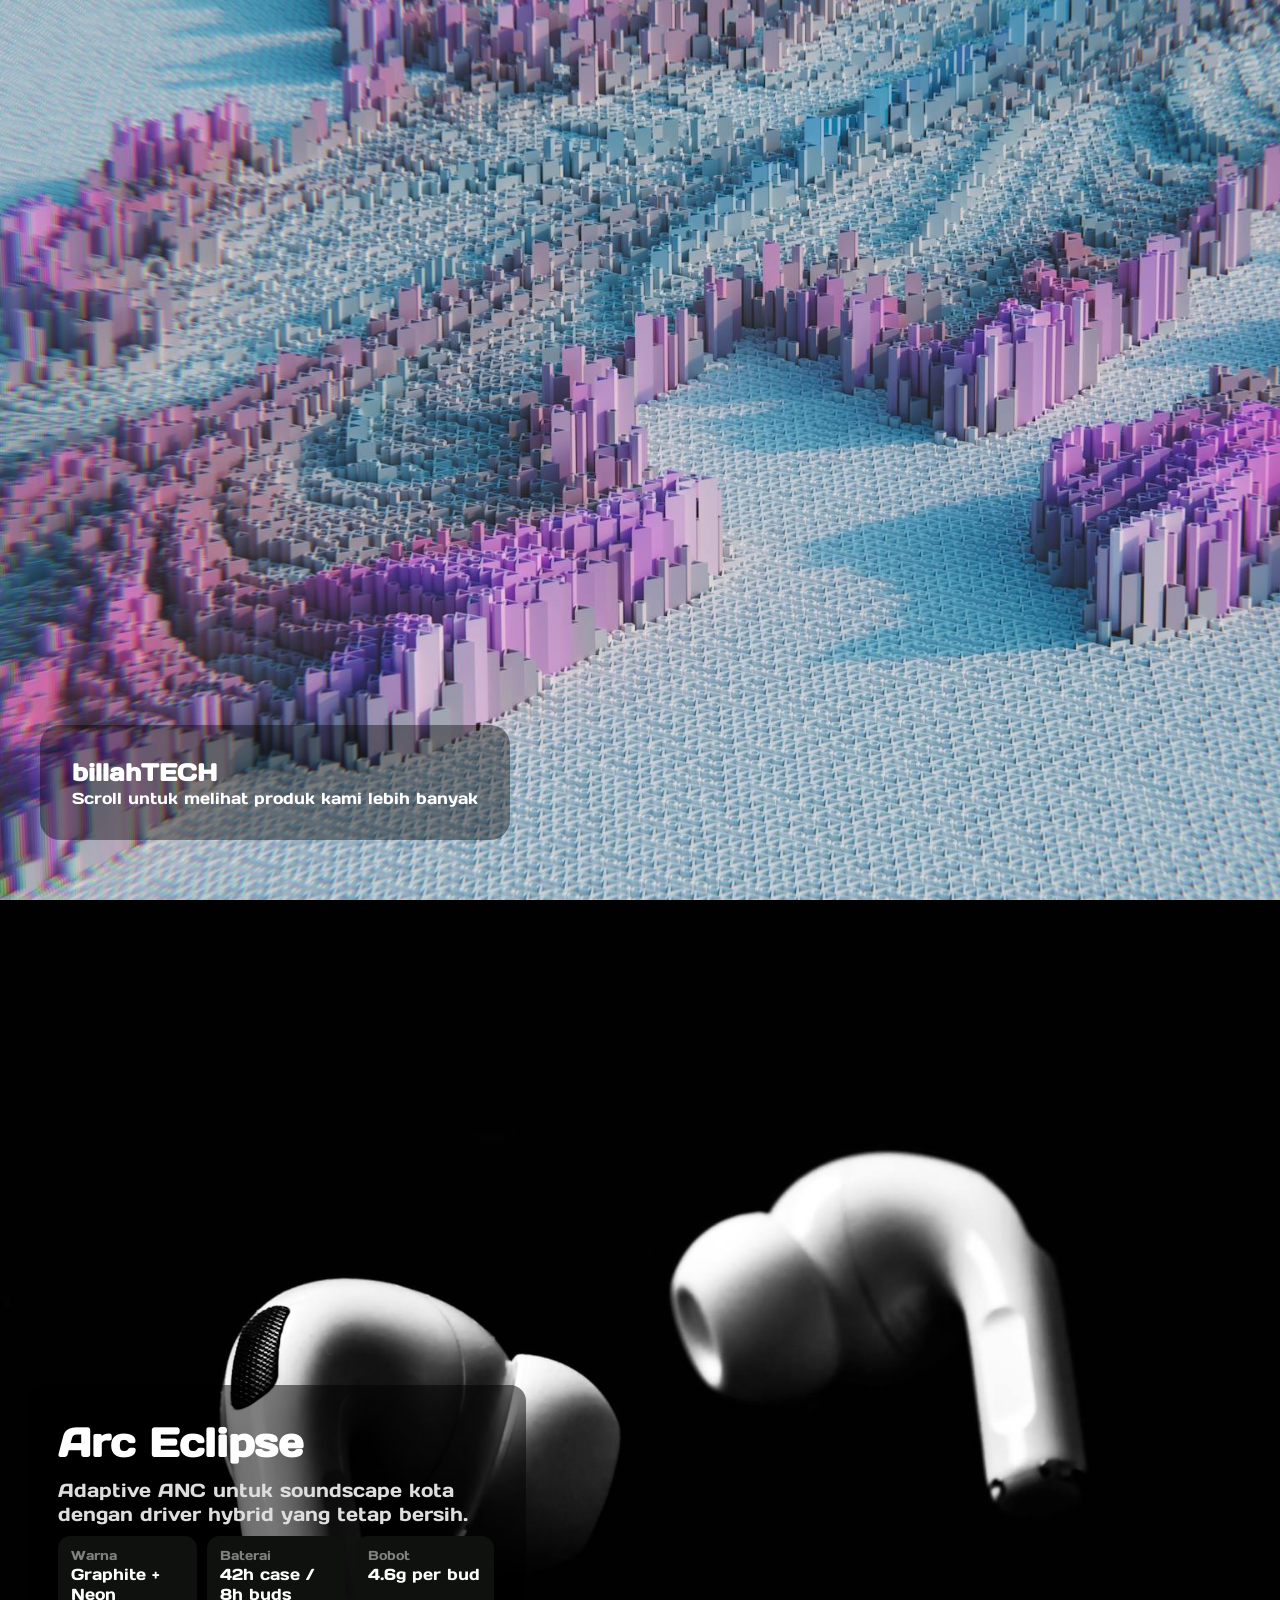
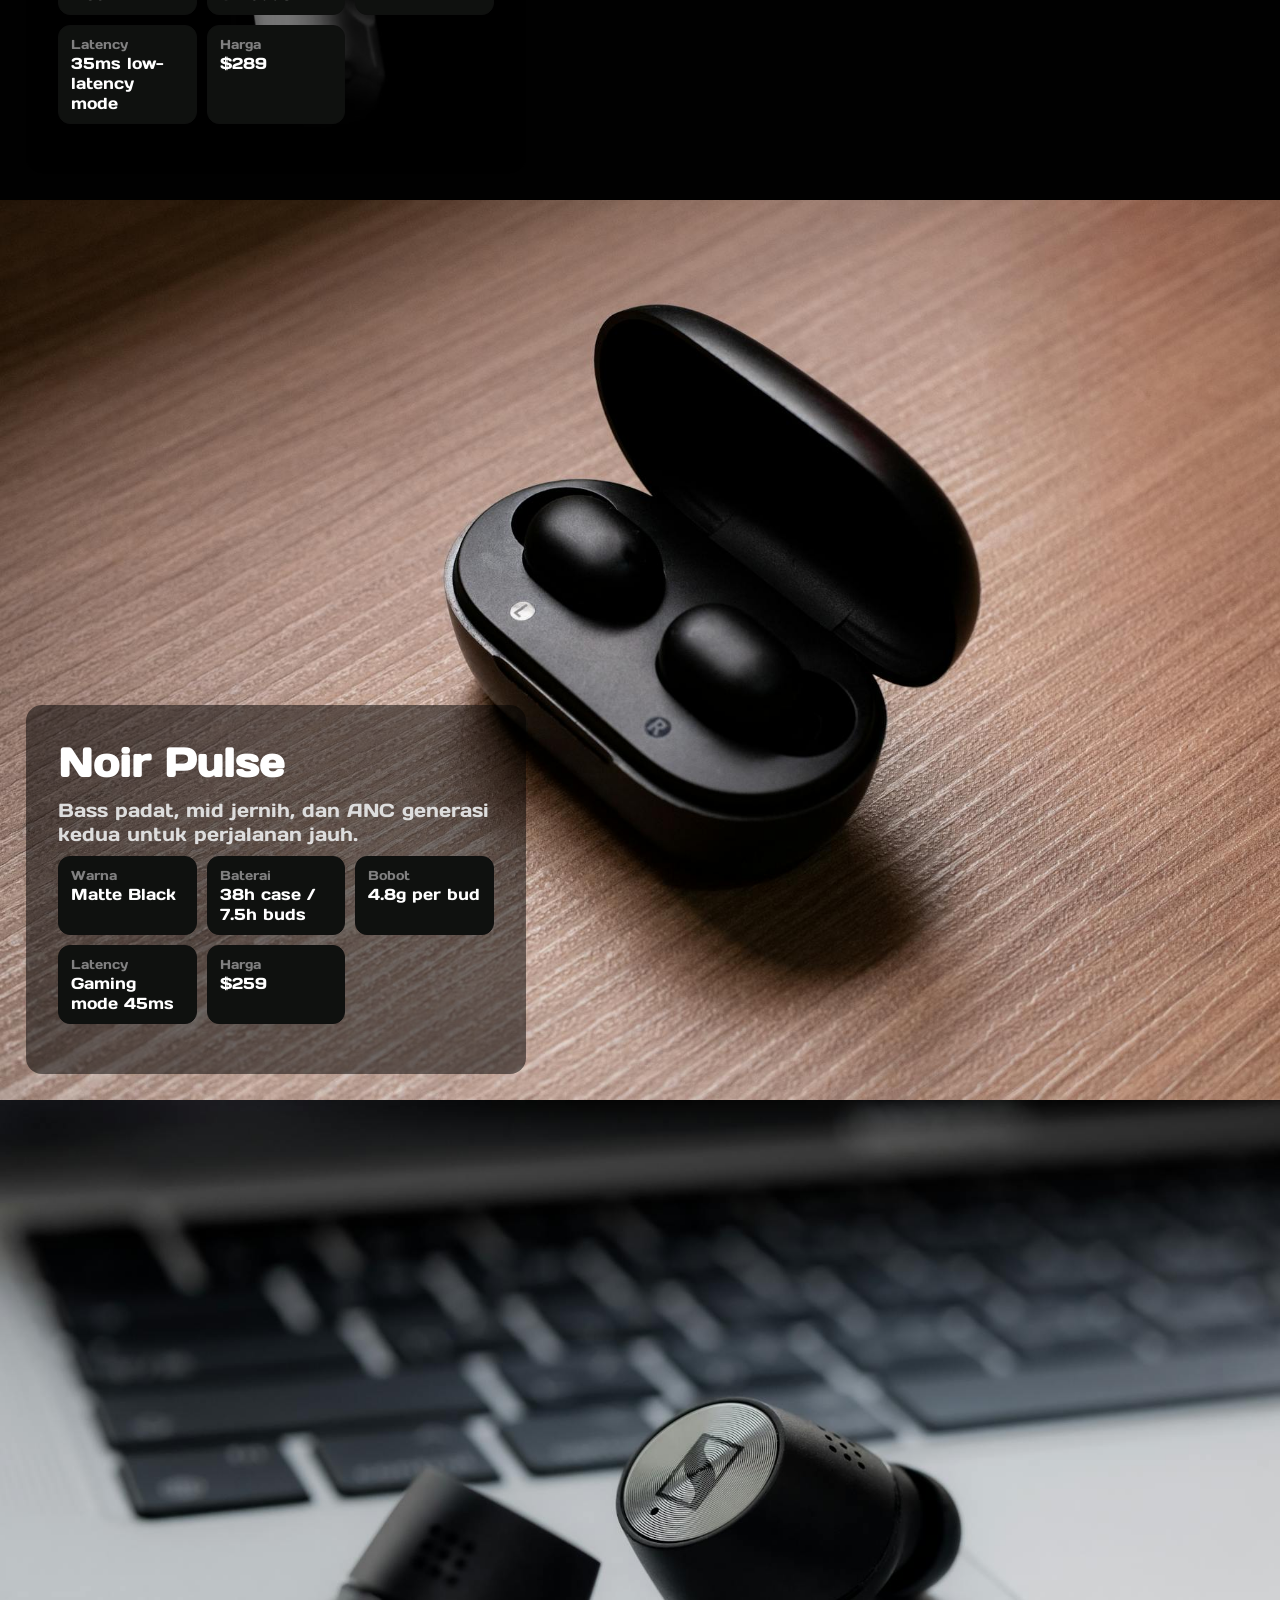
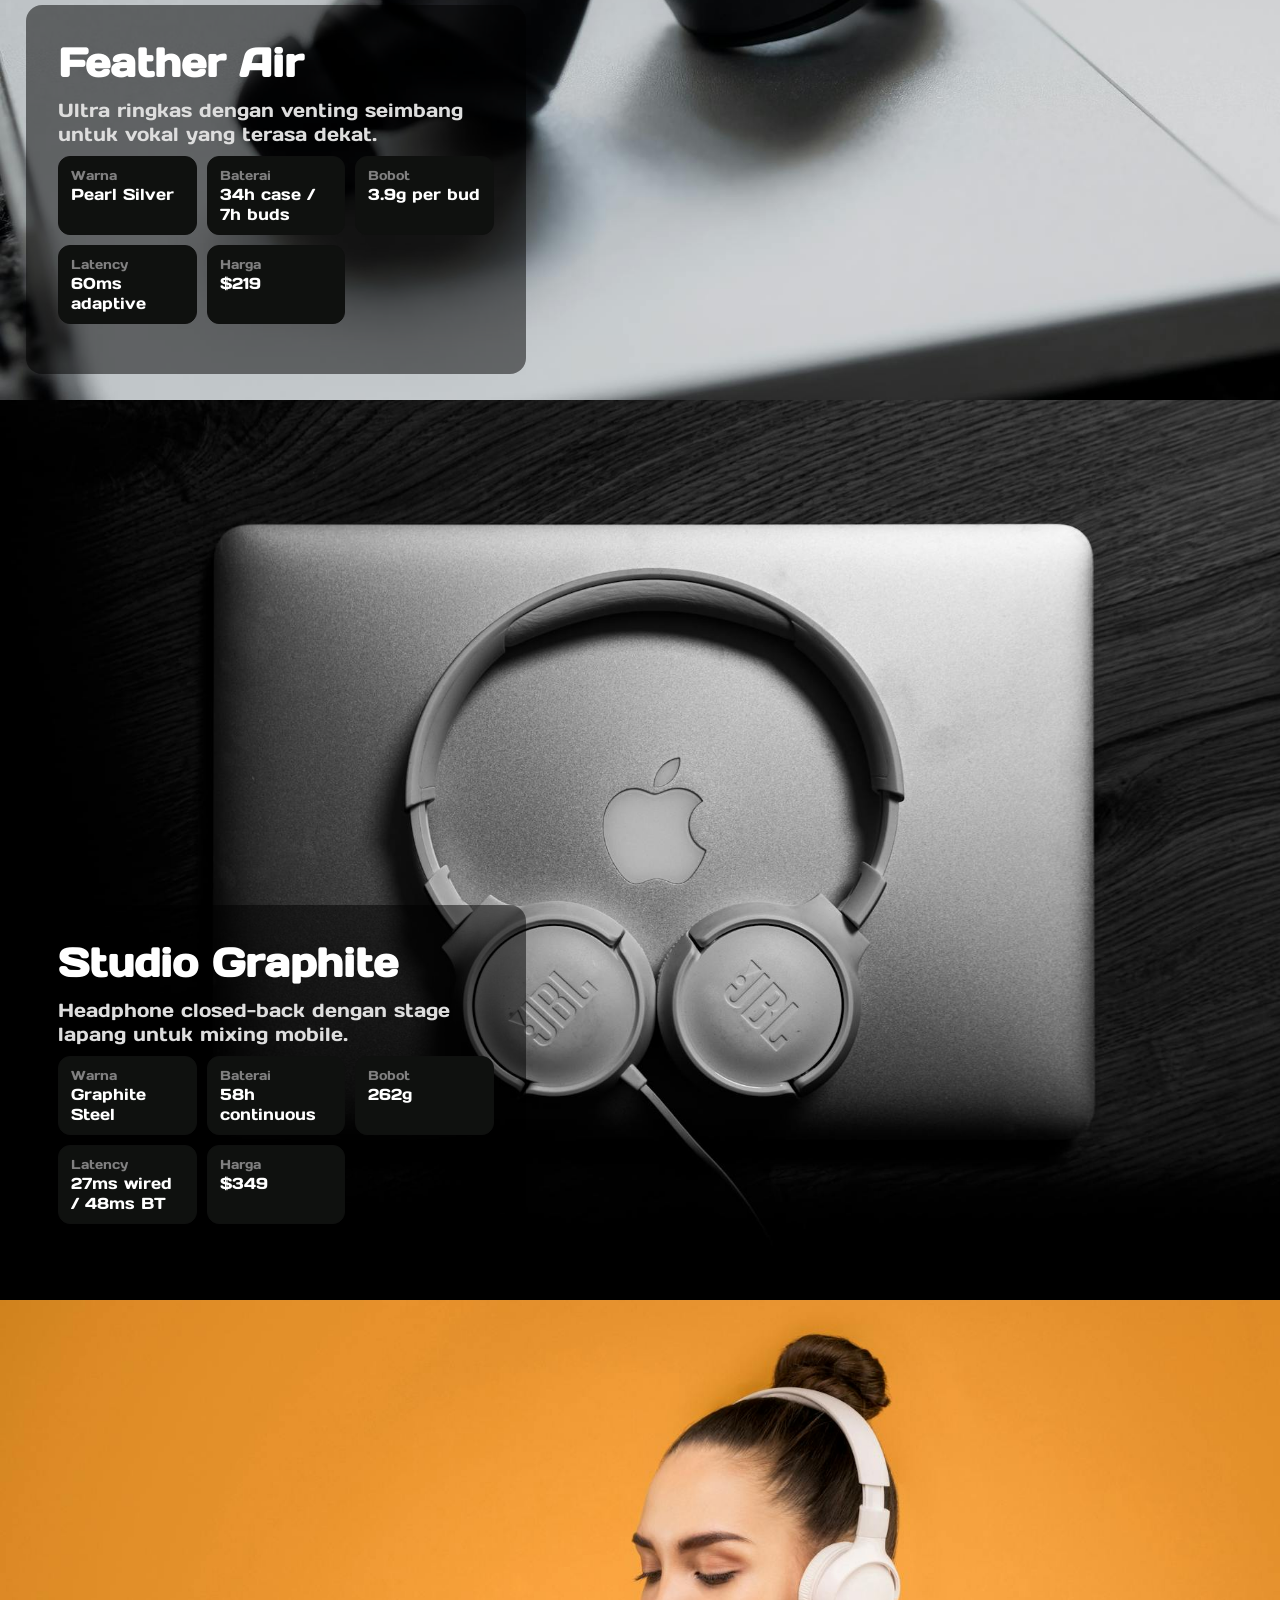
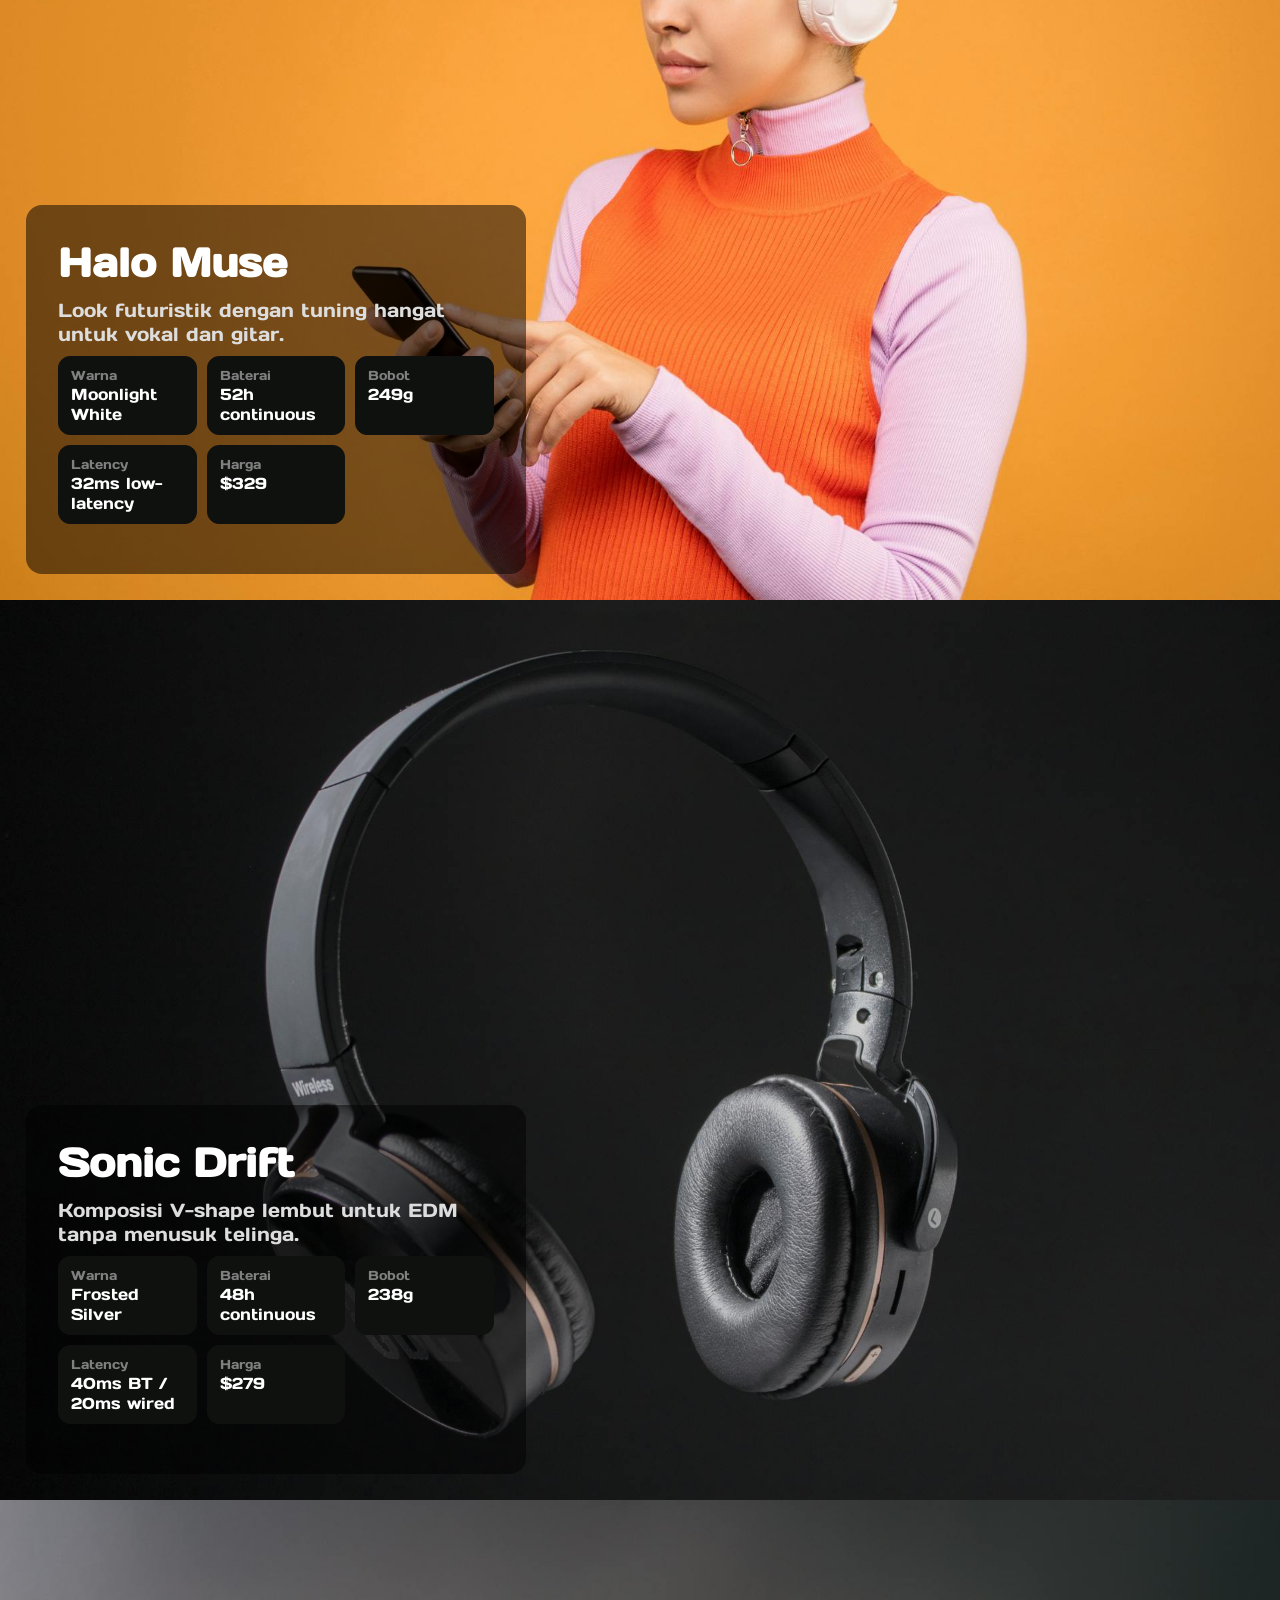
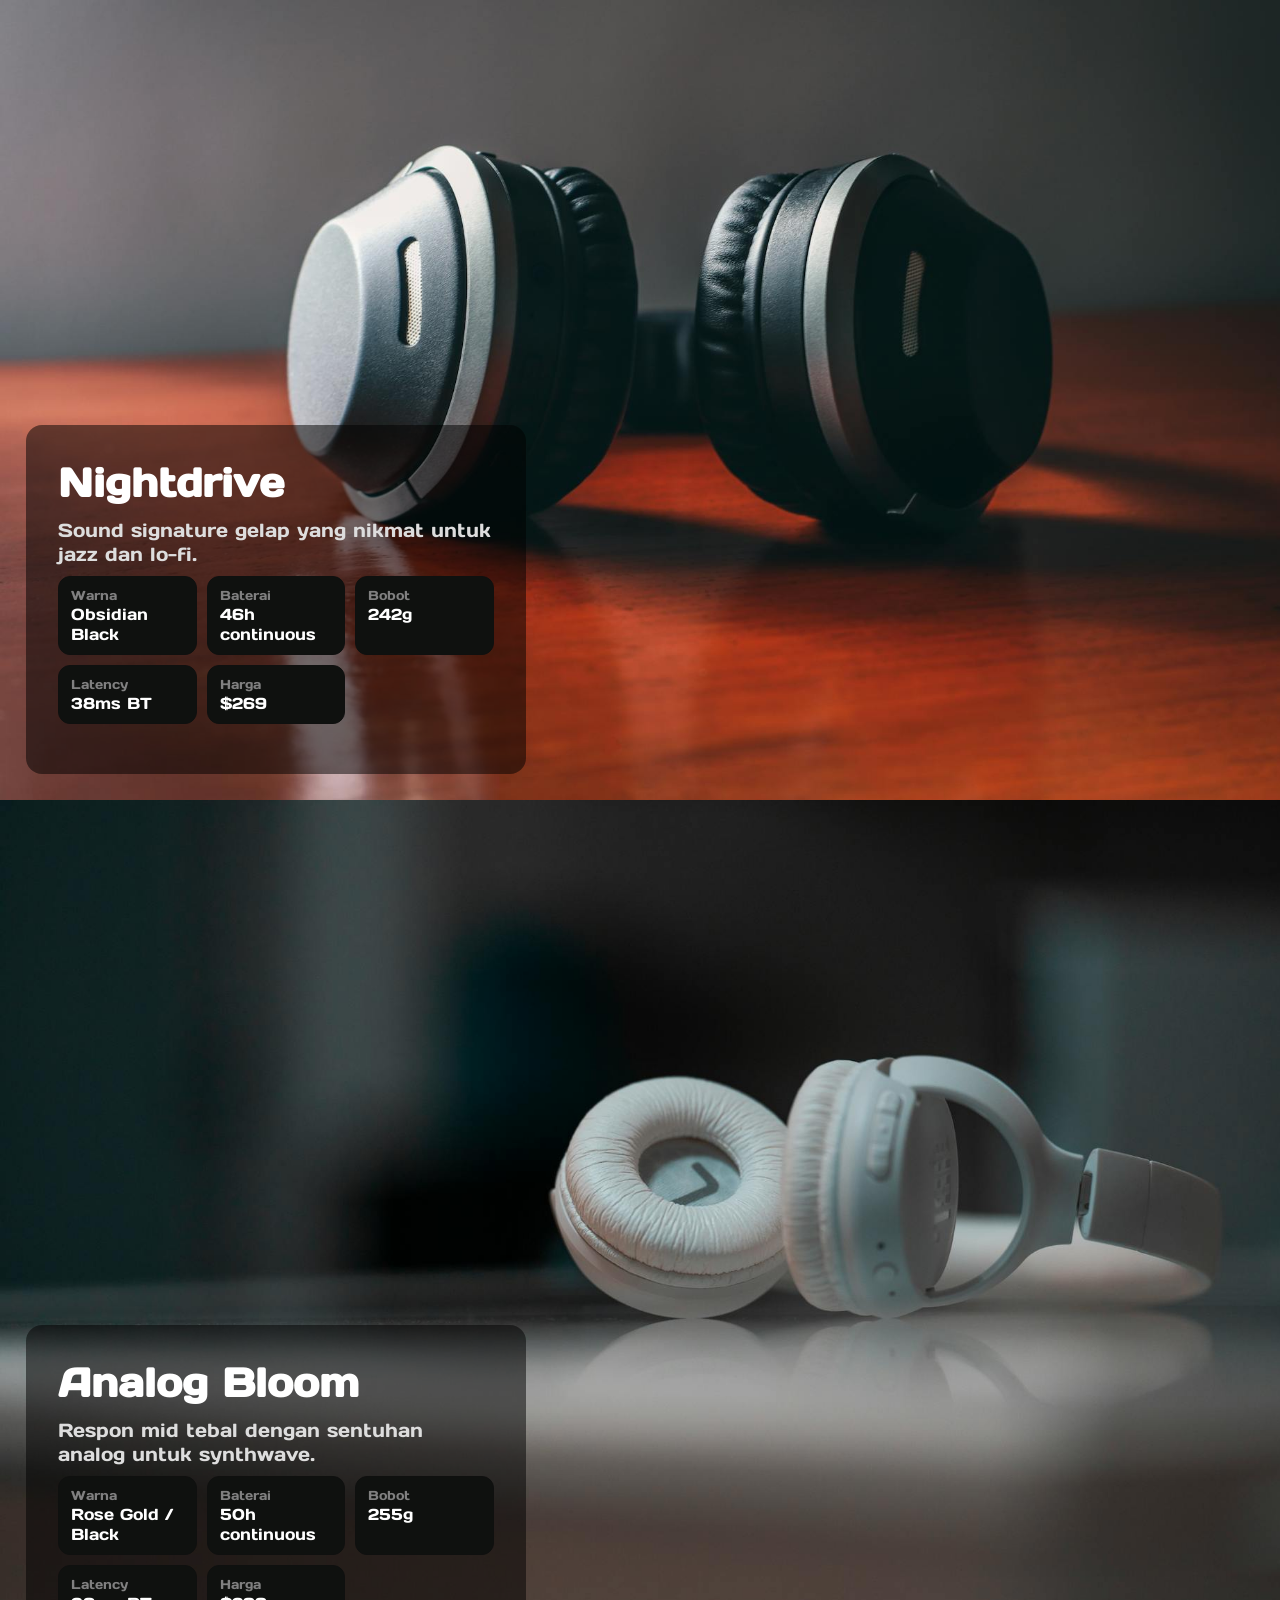
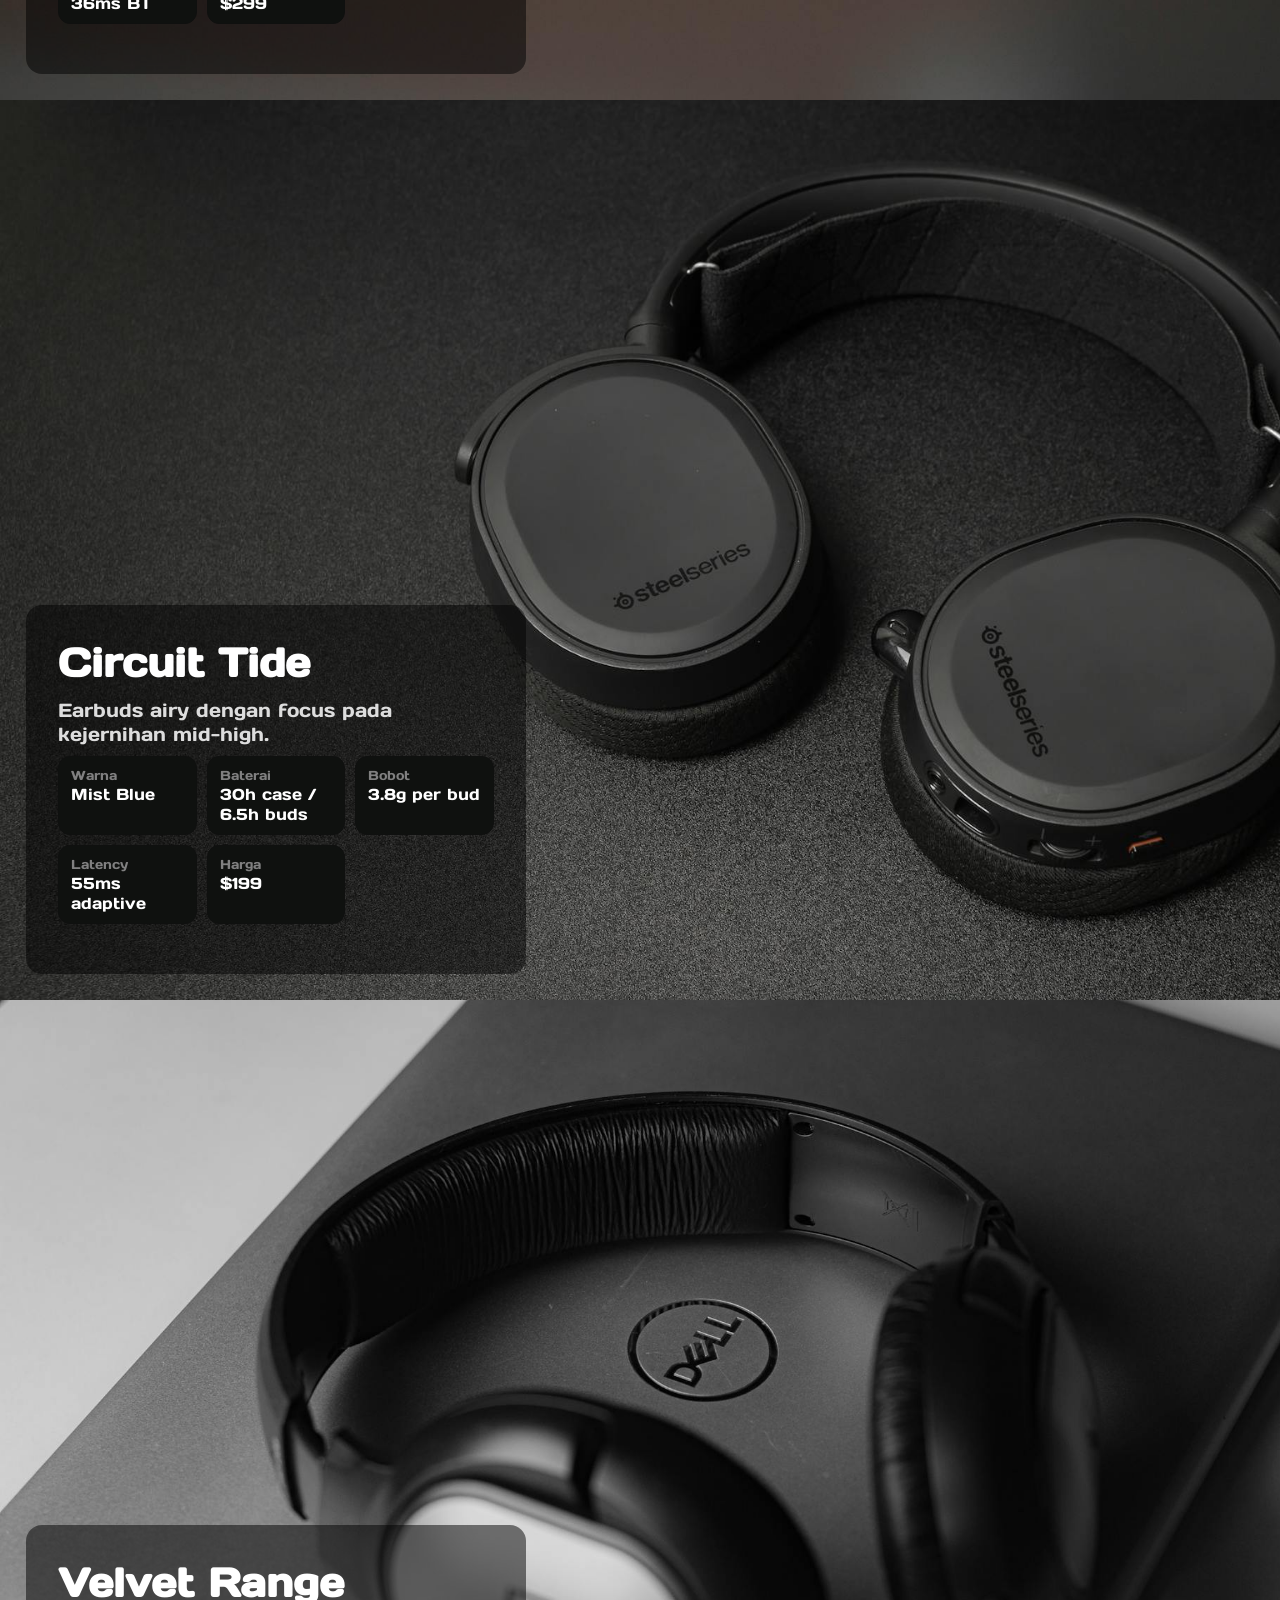
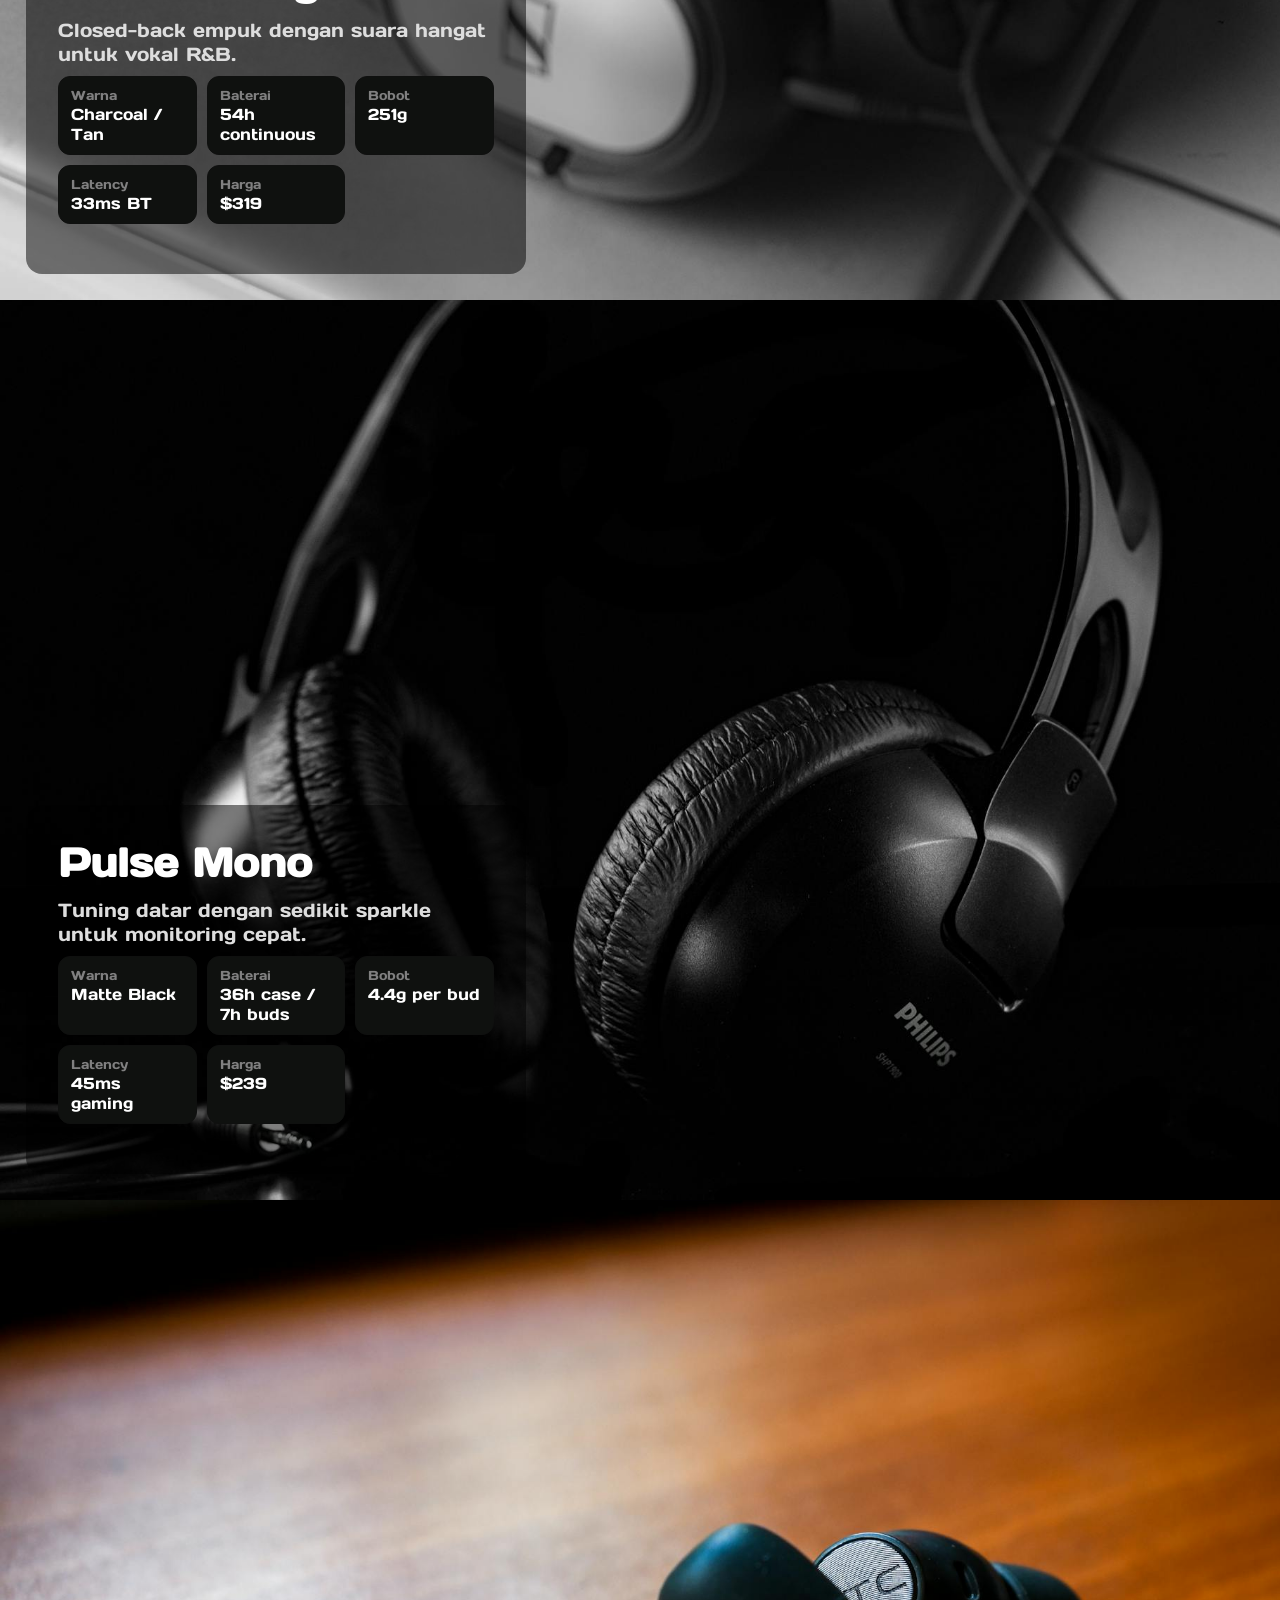
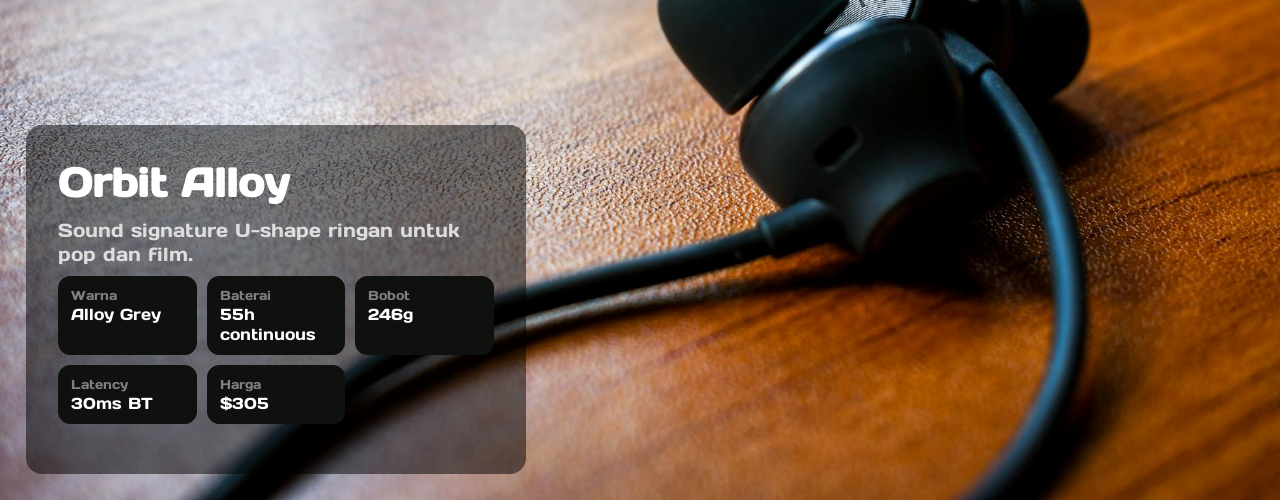
<file: index.html>
<!DOCTYPE html>
<html lang="en">
  <head>
    <meta charset="UTF-8" />
    <meta name="viewport" content="width=device-width, initial-scale=1.0" />
    <title>AUDIO SHOP</title>
    <link rel="stylesheet" href="style.css" />

    <link rel="preconnect" href="https://fonts.googleapis.com" />
    <link rel="preconnect" href="https://fonts.gstatic.com" crossorigin />
    <link
      href="https://fonts.googleapis.com/css2?family=Days+One&display=swap"
      rel="stylesheet"
    />
  </head>
  <body>
    <section class="hero">
      <div class="hero-text">
        <h1>billahTECH</h1>
        <p>Scroll untuk melihat produk kami lebih banyak</p>
      </div>
    </section>

    <div id="productList"></div>

  </body>
  <script src="script.js"></script>
</html>
</file>
<file: style.css>
html,
body,
*,
:root {
  margin: 0;
  padding: 0;
  box-sizing: border-box;
  scroll-snap-type: y mandatory;
}

body {
  font-family: "Days One", sans-serif;
}

#productList {
  position: relative;
}

.hero {
  min-height: 100vh;
  background-image: url("assets/images/main-image.jpg");
  background-size: cover;
  background-repeat: no-repeat;
  position: relative;
}

.hero-text {
  color: white;
  position: absolute;
  bottom: 60px;
  left: 40px;
  background-color: rgba(0, 0, 0, 0.4);
  padding: 2rem;
  border-radius: 20px;
}

.product {
  min-height: 100vh;
  background-repeat: no-repeat;
  background-size: cover;
  display: flex;
  flex-direction: column;
  justify-content: end;
  align-items: start;
  padding: 26px;

  position: relative;
  overflow: hidden;
  opacity: 0;
  transition: opacity 0.6s ease, transform 0.6s ease;
}

.show{
  opacity: 1;
}

.hero, .product {
  scroll-snap-align: start;
}

.title {
    font-size: 2.5rem;
    margin-bottom: 10px;
}

.subtitle {
    font-size: 1.2rem;
    color: #ddd;
    font-weight: 300;
}

.product-content {
  width: 500px;
  max-width: 740px;
  background-color: rgba(0, 0, 0, 0.5);
  padding: 2rem;
  border-radius: 16px;
  color: white;
}

.product-content:hover {
    cursor: pointer;
    background-color: rgba(0, 0, 0, 0.7);
    transition: background-color 0.3s ease;
}

.product-stats {
    display: grid;
    gap: 10px;
    margin: 10px 0 18px;
    grid-template-columns: repeat(auto-fit, minmax(120px, 1fr));
}

.stat {
    padding: 10px 12px;
    border-radius: 12px;
    background-color: #0f110f;
    border: 1px solid #0f100f;
    display: flex;
    flex-direction: column;
}

.label {
    color: gray;
    font-size: 13px
}
</file>
